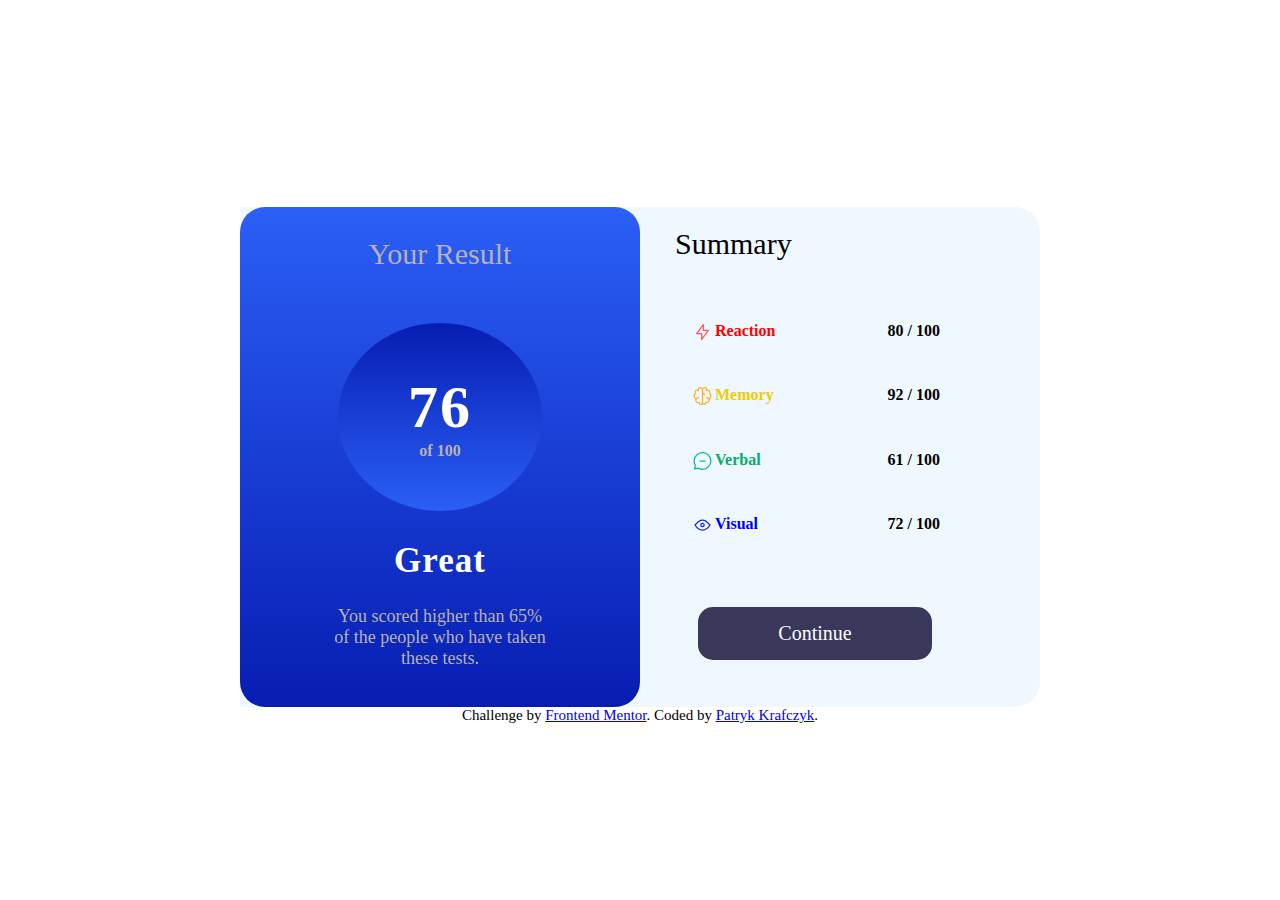
<file: index.html>
<!DOCTYPE html>
<html lang="en">
<head>
  <meta charset="UTF-8">
  <meta name="viewport" content="width=device-width, initial-scale=1.0"> <!-- displays site properly based on user's device -->

  <link rel="icon" type="image/png" sizes="32x32" href="./assets/images/favicon-32x32.png">
  
  <title>Frontend Mentor | Results summary component</title>
  <link rel="stylesheet" href="style.css">
</head>
<body>
  <div class="main-wrapper">
    <!-- Left side -->
    <div class="left">
      <div id="left1">Your Result</div>
      <div id="left2">76
        <p>of 100</p>
      </div>
      <div id="left3">Great
        <p>You scored higher than 65% of the people who have taken these tests.</p>
      </div>
    </div>
    <!-- Right Side -->
    <div class="right">
      <div id="right1">Summary</div>
      <div class="summaries">
        <div class="wrap2"><img src="assets/images/icon-reaction.svg">
          <div id=red>Reaction</div>
        </div>
        <p>80 / 100</p>
      </div>
      <div class="summaries">
        <div class="wrap2"><img src="assets/images/icon-memory.svg">
          <div id=yellow>Memory</div>
        </div>
        <p>92 / 100</p>
      </div>
      <div class="summaries">
        <div class="wrap2"><img src="assets/images/icon-verbal.svg">
          <div id=green>Verbal</div>
        </div>
        <p>61 / 100</p>
      </div>
      <div class="summaries">
        <div class="wrap2"><img src="assets/images/icon-visual.svg">
          <div id=blue>Visual</div>
        </div>
        <p>72 / 100</p>
      </div>
      <div id="rightbtn"> <a href=#><p>Continue</p></a>  </div>
    </div>
  </div>  
  <!-- Footer -->
  <div class="attribution">
    Challenge by <a href="https://www.frontendmentor.io?ref=challenge" target="_blank">Frontend Mentor</a>. 
    Coded by <a href="#">Patryk Krafczyk</a>.
  </div>
</body>
</html>
</file>
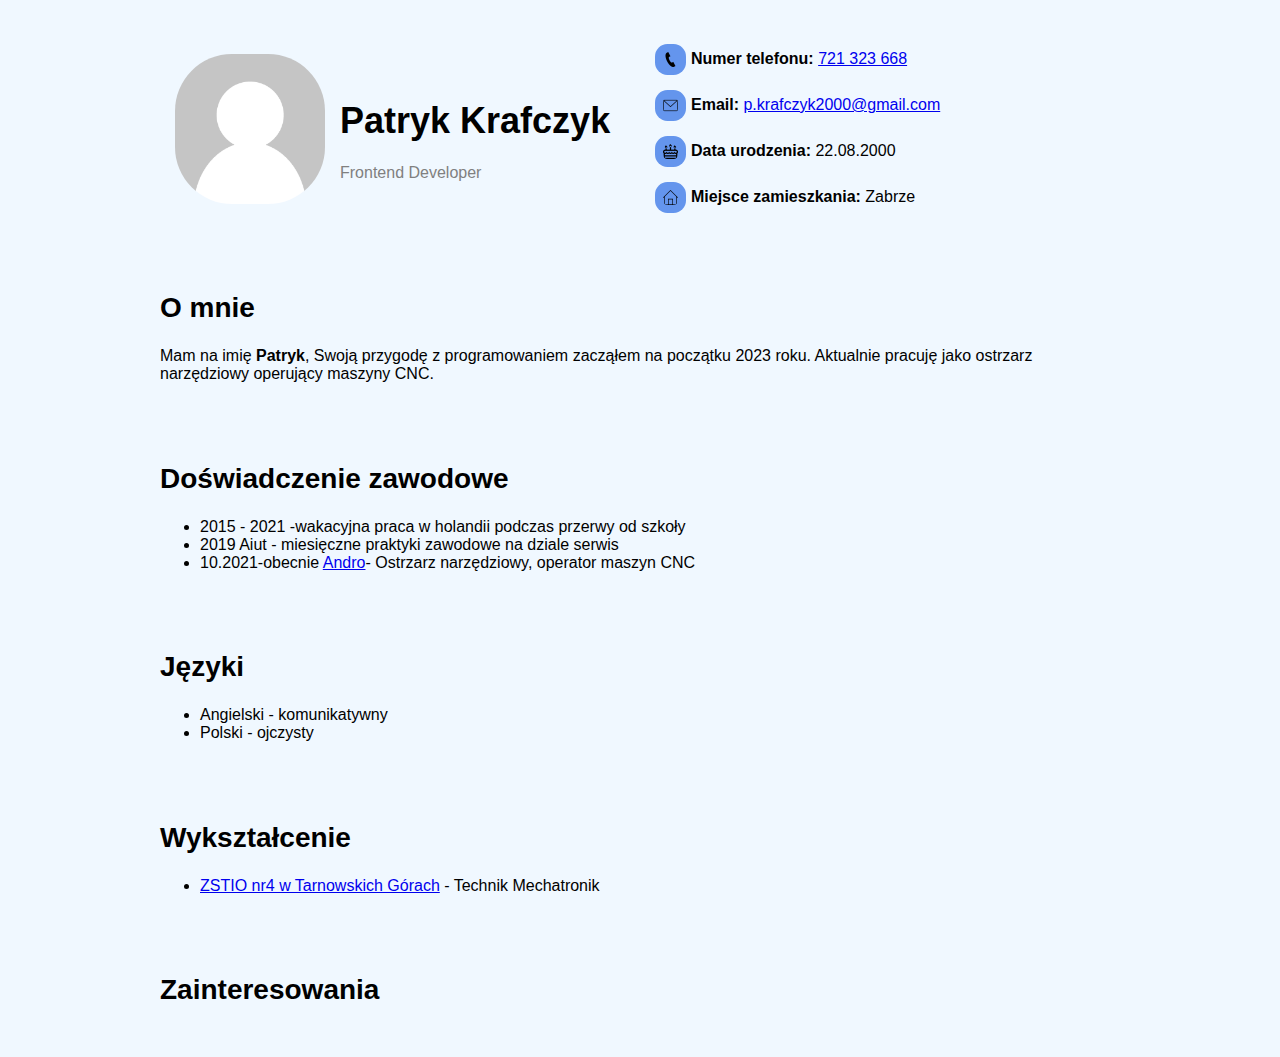
<file: CV/index.html>
<!DOCTYPE html>
<html>
    <head>
        <title>Patryk Krafczyk -CV</title>
        <link rel="stylesheet" href="style.css"/>
    </head>
    <body>
        <header>
            <img class="circle profile-picture" src="zdjecie.png"/>
            <div>
                <h1>Patryk Krafczyk</h1>
                <span>Frontend Developer</span>
            </div>
            <adress>
                <ul>
                    <li><img class="adress-icon circle" src= "phone.png"/><b>Numer telefonu:</b> <a href="tel:721323668">721 323 668</a></li>
                    <li><img class="adress-icon circle" src= "email.png"/><b>Email:</b> <a href="mailto:p.krafczyk2000@gmail.com">p.krafczyk2000@gmail.com</a></li>
                    <li><img class="adress-icon circle" src= "birthdaycake.png"/><b>Data urodzenia:</b> 22.08.2000</li>
                    <li><img class="adress-icon circle" src= "home.png"/><b>Miejsce zamieszkania:</b> Zabrze</li>
                </ul>
            </adress>
        </header>
        <main>
            <section>
                <h2>O mnie</h2>
                <p>
                    Mam na imię <b>Patryk</b>, Swoją przygodę z programowaniem zacząłem na początku 2023 roku.
                    Aktualnie pracuję jako ostrzarz narzędziowy operujący maszyny CNC.
                </p>
            </section>
            <section>
                <h2>Doświadczenie zawodowe</h2>
                <ul>
                    <li>2015 - 2021 -wakacyjna praca w holandii podczas przerwy od szkoły</li>
                    <li> 2019 Aiut - miesięczne praktyki zawodowe na dziale serwis</li>
                    <li>10.2021-obecnie <a href= "http://andro.com.pl"> Andro</a>- Ostrzarz narzędziowy, operator maszyn CNC </li>
                </ul>
            </section>
            <section>
                <h2>Języki</h2>
                <ul>
                    <li> Angielski - komunikatywny</li>
                    <li> Polski - ojczysty</li>
                </ul>
            </section>
            <section>
                <h2>Wykształcenie</h2>
                <ul>
                    <li><a href="https://mechaniktg.pl">ZSTIO nr4 w Tarnowskich Górach</a> - Technik Mechatronik</li>
                </ul>
            </section>
            <section>
                <h2>Zainteresowania</h2>
            </section>
        </main>
    </body>
</html>
</file>
<file: CV/style.css>
html{
    background-color: aliceblue;
}
body{
    font-family: Arial;
}
h2{
    font-size: 28px;
}
h1{
    font-size: 36px;
    width: 275px;
    border: 5px;
    height: 40px;
}
.profile-picture{
    width: 150px;
    height: 150px;
    padding: 15px;
    border: 10px;
}
span{
   color: grey;
}
section,
header{
    padding: 20px 60px 20px 60px;
    width: 960px;
    margin-left: auto;
    margin-right: auto;
}
header{
display: flex;
align-items: center;
}
header ul{
    list-style: none;
}
header li{
    margin-bottom: 15px;
}
.adress-icon{
   width: 15px;
   height: 15px; 
   margin-right: 5px;
   background-color: cornflowerblue;
   padding: 8px;
   vertical-align: middle;
}
.circle{
    border-radius: 40%;
}
</file>
<file: style.css>
:root{
    --white: #fff;
    --gray: rgb(182, 178, 178);
}


/* styles reset */

* {
    box-sizing: border-box;
    padding: 0;
    margin: 0;
}

/* main styles */

.main-wrapper {
    margin-right: auto;
    margin-left: auto;
    height: 500px;
    width: 800px;
    margin-top: 23vh;
    display:flex;
    background-color: aliceblue;
    border-top-right-radius: 25px;
    border-bottom-right-radius: 25px;
}
.attribution {
    position:sticky;
    bottom: 0;
    left: 40%;
    text-align:center;
    font-size: 15px;
}

/* right side */

.right{
    height:500px;
    width: 350px;
    display:flex;
    flex-direction: column;
    padding:20px;
}
.wrap2{
    display:flex;
    padding-left: 30px;
}
#right1{
    color:black;
    font-weight: 500;
    font-size: 30px;
    height: 15%;
    padding-left: 15px;
    margin-bottom: 30px;
}
.summaries {
    display:flex;
    text-align:center;
    font-weight: bold;
    justify-content: space-between;
    height: 15%;
}
.summaries img {
    width: 25px;
    height: 20px;
}
.summaries p {
    padding-right:30px;
}
#red {
    color: red;
}
#yellow {
    color: rgb(238, 203, 5);
}
#blue {
    color: blue;
}
#green {
    color: rgb(4, 173, 108)
}

/* right-button */

#rightbtn{
    height:25%;
    display:flex;
    align-items: center;
    justify-content: center;
}
#rightbtn a {
    font-size: 20px;
    padding: 15px 80px;
    border-radius:15px;
    text-decoration: none;
    background-color: #39375a;
    color: var(--white);
    text-align: center;
    cursor:pointer;
    transition: all 0.2s ease-in-out;
}
#rightbtn a:hover, #rightbtn a:focus {
    background-color: #5b597c;
    color: #1c03aa;
}
/* left side */

.left{
    background-image: linear-gradient(to bottom, #2b5ff6, #071db2);
    height: 500px;
    width: 400px;
    padding: 15px;
    border-radius: 25px;
    display:flex;
    flex-direction:column;
    align-items: center;
}
#left1{
    padding-top: 15px;
    height:15%;
    font-size: 30px;
    color: var(--gray);
}
#left2{
    margin-top:30px;
    width: 55%;
    height: 40%;
    align-items: center;
    border-radius:100%;
    background-image: linear-gradient(to bottom,#071db2, #2b5ff6) ;
    display:flex;
    justify-content:center;
    color: var(--white);
    flex-direction: column;
    font-size:60px;
    font-weight:bold;
    letter-spacing: 2px;

}
#left2 p{
    color: var(--gray);
    font-size: 16px;
    letter-spacing: 0;
}
#left3{
    text-align: center;
    padding-top:30px;
    font-size:35px;
    display:flex;
    flex-direction: column;
    align-items: center;
    color: var(--white);
    font-weight: 600;
    letter-spacing: 1px;
}
#left3 p{
    font-size: 18px;
    width:60%;
    color: var(--gray);
    padding-top:25px;
    font-weight:normal;
    letter-spacing: 0;
}

/* Responsivity */

@media only screen and (max-width: 600px) {
    body {
        background-color: #cacaca;
    }
    .main-wrapper{
        flex-direction: column;
        margin-top: 0;
        height: 100%;
        width: 400px;
        margin-right: auto;
        margin-left: auto;
        background-color: #cacaca;
        align-items: center;
    }
    
    .right {
        background-color: #cacaca;
        width:400px;
    }
    .attribution {
    background-color: #4e4c4c;
    color: rgb(187, 182, 182)
    }
}
@media only screen and (max-width: 400px) {
    .right, .left {
        width: 95vw;
    }
    .main-wrapper {
        width: 95vw;
    }
}
</file>
